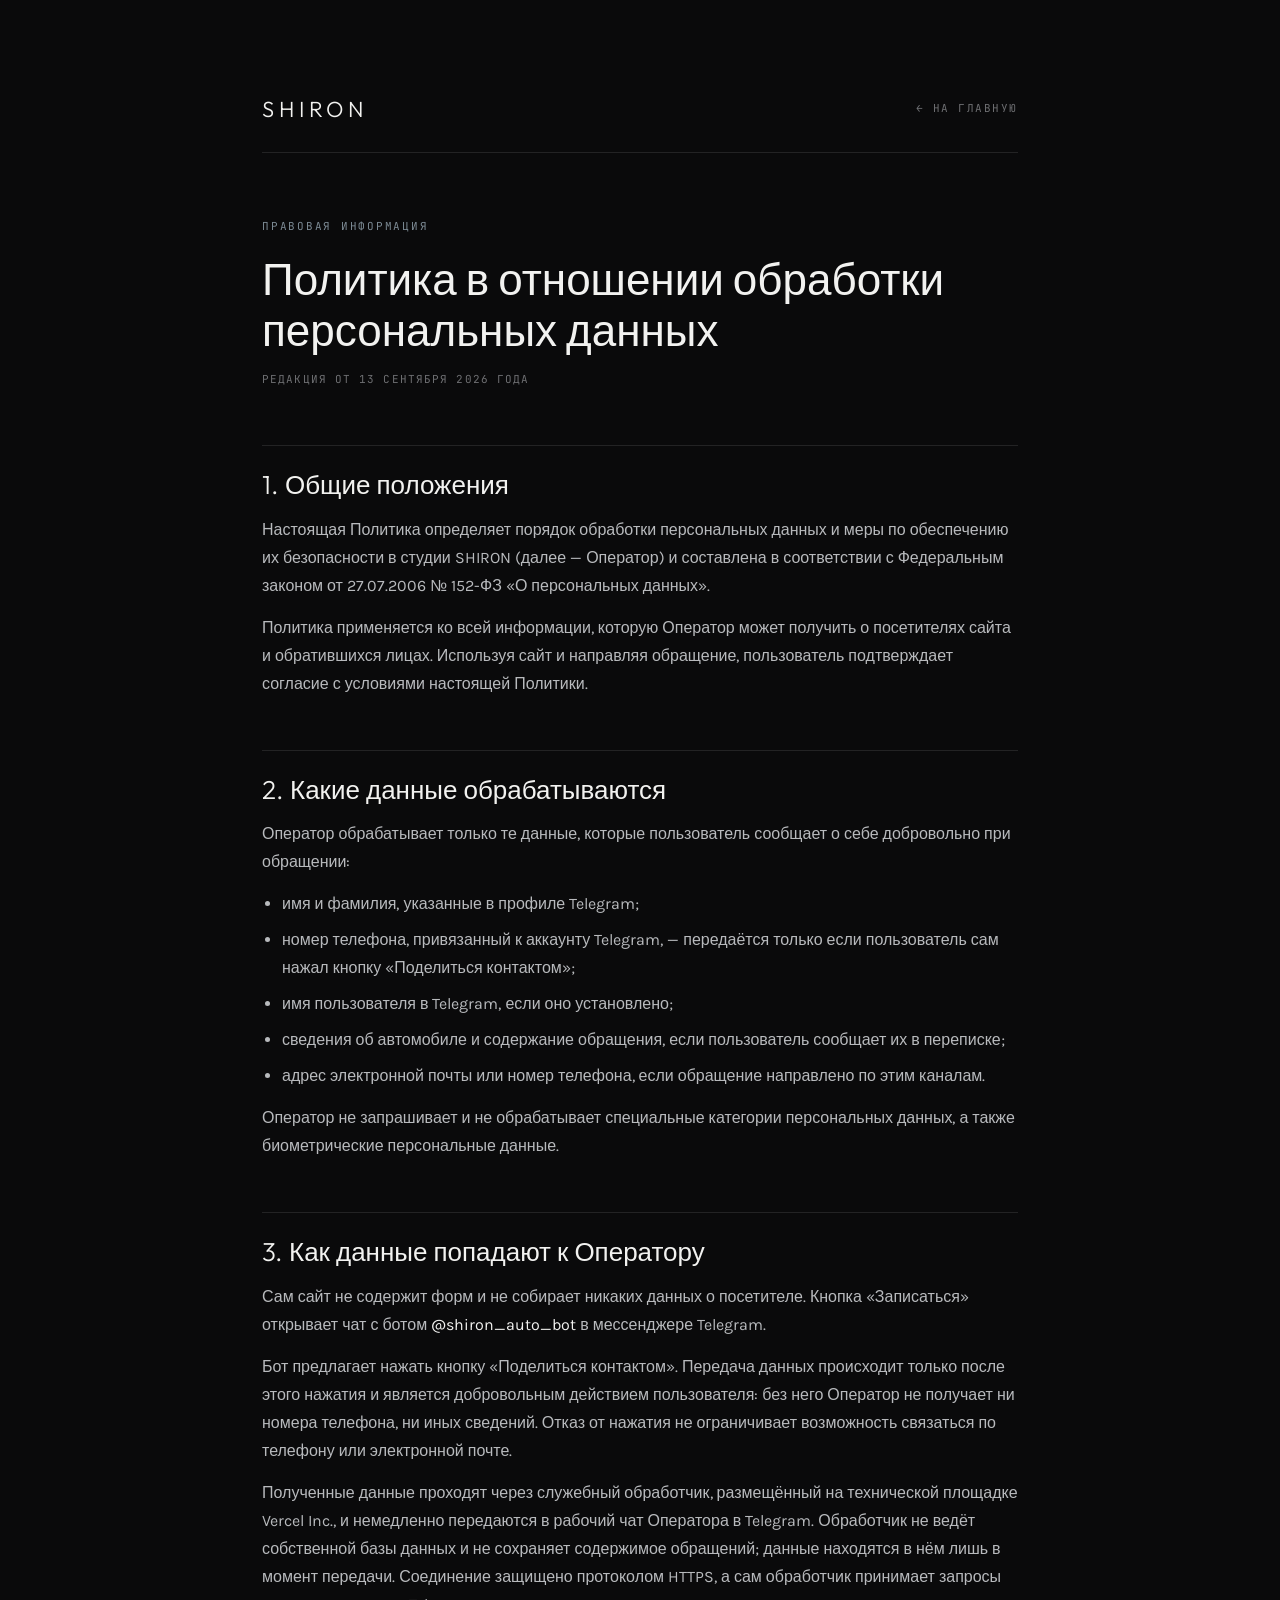
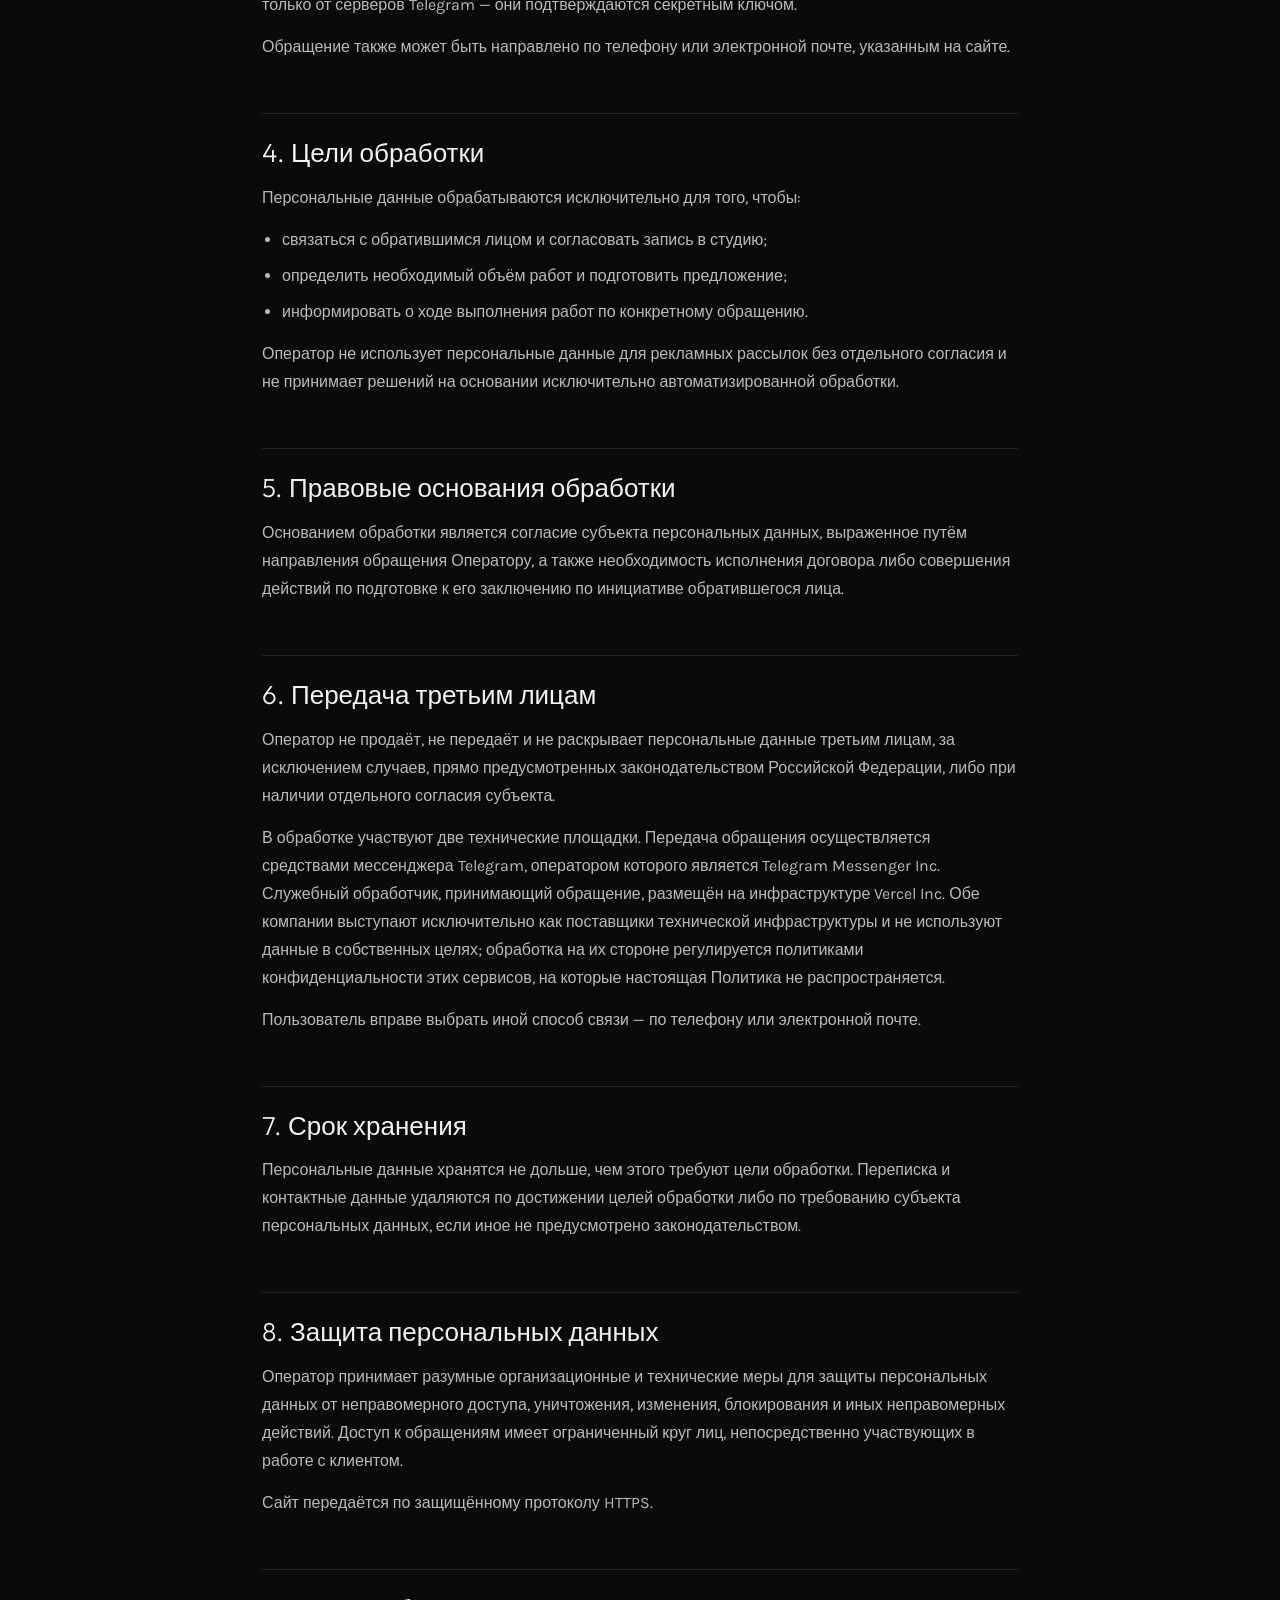
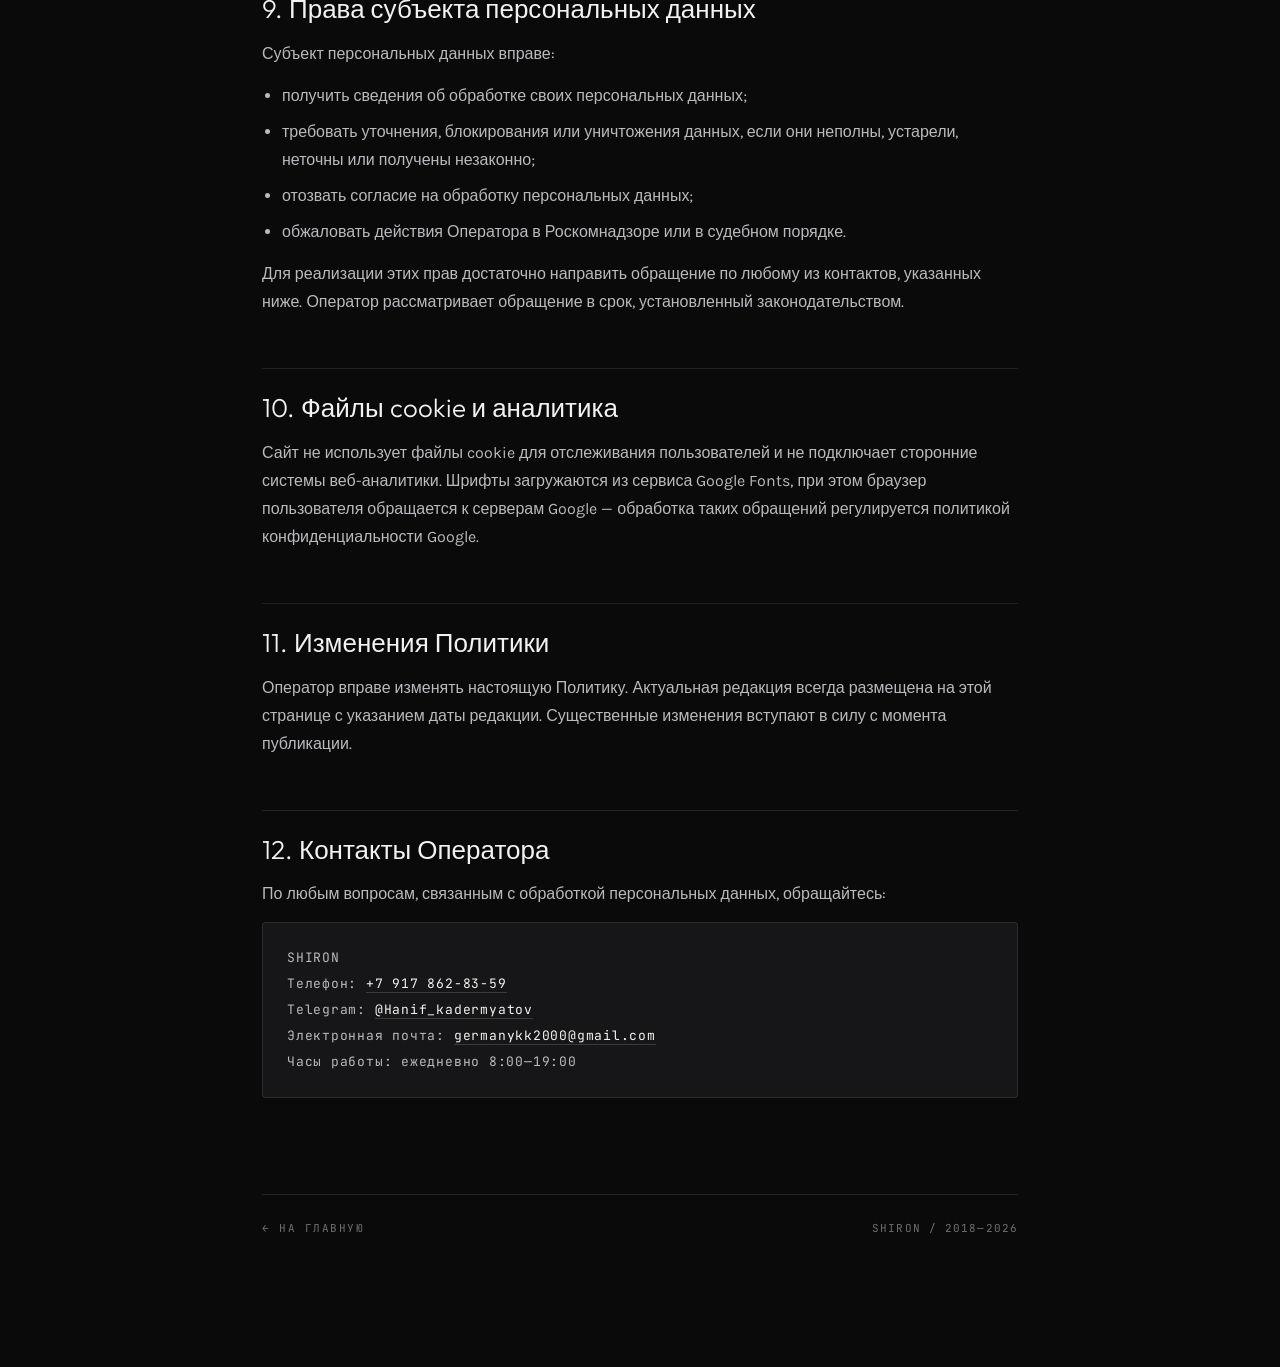
<file: privacy.html>
<!DOCTYPE html>
<html lang="ru">
<head>
<meta charset="utf-8">
<meta name="viewport" content="width=device-width, initial-scale=1">
<title>Политика обработки персональных данных — SHIRON</title>
<meta name="description" content="Политика SHIRON в отношении обработки персональных данных в соответствии с Федеральным законом № 152-ФЗ «О персональных данных».">
<meta name="robots" content="index, follow">
<link rel="canonical" href="https://shiron-nine.vercel.app/privacy">
<link rel="icon" href='data:image/svg+xml,<svg xmlns="http://www.w3.org/2000/svg" viewBox="0 0 64 64"><rect width="64" height="64" rx="10" fill="%230A0A0B"/><text x="32" y="44" font-family="Helvetica,Arial,sans-serif" font-size="38" font-weight="300" fill="%23F2F2F0" text-anchor="middle" letter-spacing="2">S</text></svg>'>
<link rel="preconnect" href="https://fonts.googleapis.com">
<link rel="preconnect" href="https://fonts.gstatic.com" crossorigin>
<link href="https://fonts.googleapis.com/css2?family=Outfit:wght@200;300;400&family=Karla:wght@300;400&family=JetBrains+Mono:wght@400&display=swap" rel="stylesheet">
<style>
:root{
  --onyx-black:#0a0a0b;
  --graphite:#161618;
  --steel-grey:#3a3b3e;
  --slate-grey:#6e6f72;
  --cold-silver:#b8babd;
  --off-white:#f2f2f0;
  --signal:#7c8a94;
  --border-hairline:rgba(184,186,189,.14);
}
*{box-sizing:border-box;}
body{margin:0;background:var(--onyx-black);color:var(--cold-silver);
  font-family:Karla,sans-serif;font-size:16px;line-height:1.75;overflow-wrap:break-word;}
.wrap{max-width:820px;margin:0 auto;padding:clamp(40px,7vw,96px) clamp(20px,4vw,32px) clamp(64px,10vw,140px);}
.top{display:flex;justify-content:space-between;align-items:center;gap:20px;flex-wrap:wrap;
  padding-bottom:24px;border-bottom:1px solid var(--border-hairline);margin-bottom:clamp(36px,6vw,64px);}
.logo{font-family:Outfit,sans-serif;font-weight:300;font-size:22px;letter-spacing:.22em;
  text-transform:uppercase;color:var(--off-white);text-decoration:none;}
.back{font-family:'JetBrains Mono',monospace;font-size:11px;letter-spacing:.14em;
  text-transform:uppercase;color:var(--slate-grey);text-decoration:none;}
.back:hover{color:var(--off-white);}
.eyebrow{font-family:'JetBrains Mono',monospace;font-size:11px;letter-spacing:.16em;
  text-transform:uppercase;color:var(--signal);margin-bottom:18px;}
h1{margin:0 0 14px;font-family:Outfit,sans-serif;font-weight:300;
  font-size:clamp(28px,4vw,44px);line-height:1.15;color:var(--off-white);}
.updated{font-family:'JetBrains Mono',monospace;font-size:11px;letter-spacing:.1em;
  text-transform:uppercase;color:var(--slate-grey);margin-bottom:clamp(32px,5vw,56px);}
h2{margin:clamp(34px,5vw,52px) 0 14px;font-family:Outfit,sans-serif;font-weight:300;
  font-size:clamp(20px,2.4vw,26px);line-height:1.3;color:var(--off-white);
  padding-top:22px;border-top:1px solid var(--border-hairline);}
p{margin:0 0 14px;}
ul{margin:0 0 14px;padding-left:20px;}
li{margin-bottom:8px;}
a{color:var(--off-white);}
a:hover{color:#fff;}
strong{color:var(--off-white);font-weight:400;}
.contacts{margin-top:12px;padding:22px 24px;background:var(--graphite);
  border:1px solid var(--border-hairline);border-radius:4px;
  font-family:'JetBrains Mono',monospace;font-size:13px;letter-spacing:.06em;line-height:2;}
.contacts a{text-decoration:none;border-bottom:1px solid var(--steel-grey);}
.foot{margin-top:clamp(48px,8vw,96px);padding-top:24px;
  border-top:1px solid var(--border-hairline);display:flex;justify-content:space-between;
  gap:16px;flex-wrap:wrap;font-family:'JetBrains Mono',monospace;font-size:11px;
  letter-spacing:.1em;text-transform:uppercase;color:var(--slate-grey);}
</style>
</head>
<body>
<div class="wrap">

  <div class="top">
    <a class="logo" href="/">Shiron</a>
    <a class="back" href="/">← На главную</a>
  </div>

  <div class="eyebrow">Правовая информация</div>
  <h1>Политика в отношении обработки персональных данных</h1>
  <div class="updated">Редакция от 13 сентября 2026 года</div>

  <h2>1. Общие положения</h2>
  <p>Настоящая Политика определяет порядок обработки персональных данных и меры по обеспечению их безопасности в студии SHIRON (далее — Оператор) и составлена в соответствии с Федеральным законом от 27.07.2006 № 152-ФЗ «О персональных данных».</p>
  <p>Политика применяется ко всей информации, которую Оператор может получить о посетителях сайта и обратившихся лицах. Используя сайт и направляя обращение, пользователь подтверждает согласие с условиями настоящей Политики.</p>

  <h2>2. Какие данные обрабатываются</h2>
  <p>Оператор обрабатывает только те данные, которые пользователь сообщает о себе добровольно при обращении:</p>
  <ul>
    <li>имя и фамилия, указанные в профиле Telegram;</li>
    <li>номер телефона, привязанный к аккаунту Telegram, — передаётся только если пользователь сам нажал кнопку «Поделиться контактом»;</li>
    <li>имя пользователя в Telegram, если оно установлено;</li>
    <li>сведения об автомобиле и содержание обращения, если пользователь сообщает их в переписке;</li>
    <li>адрес электронной почты или номер телефона, если обращение направлено по этим каналам.</li>
  </ul>
  <p>Оператор не запрашивает и не обрабатывает специальные категории персональных данных, а также биометрические персональные данные.</p>

  <h2>3. Как данные попадают к Оператору</h2>
  <p>Сам сайт не содержит форм и не собирает никаких данных о посетителе. Кнопка «Записаться» открывает чат с ботом <strong>@shiron_auto_bot</strong> в мессенджере Telegram.</p>
  <p>Бот предлагает нажать кнопку «Поделиться контактом». Передача данных происходит только после этого нажатия и является добровольным действием пользователя: без него Оператор не получает ни номера телефона, ни иных сведений. Отказ от нажатия не ограничивает возможность связаться по телефону или электронной почте.</p>
  <p>Полученные данные проходят через служебный обработчик, размещённый на технической площадке Vercel Inc., и немедленно передаются в рабочий чат Оператора в Telegram. Обработчик не ведёт собственной базы данных и не сохраняет содержимое обращений; данные находятся в нём лишь в момент передачи. Соединение защищено протоколом HTTPS, а сам обработчик принимает запросы только от серверов Telegram — они подтверждаются секретным ключом.</p>
  <p>Обращение также может быть направлено по телефону или электронной почте, указанным на сайте.</p>

  <h2>4. Цели обработки</h2>
  <p>Персональные данные обрабатываются исключительно для того, чтобы:</p>
  <ul>
    <li>связаться с обратившимся лицом и согласовать запись в студию;</li>
    <li>определить необходимый объём работ и подготовить предложение;</li>
    <li>информировать о ходе выполнения работ по конкретному обращению.</li>
  </ul>
  <p>Оператор не использует персональные данные для рекламных рассылок без отдельного согласия и не принимает решений на основании исключительно автоматизированной обработки.</p>

  <h2>5. Правовые основания обработки</h2>
  <p>Основанием обработки является согласие субъекта персональных данных, выраженное путём направления обращения Оператору, а также необходимость исполнения договора либо совершения действий по подготовке к его заключению по инициативе обратившегося лица.</p>

  <h2>6. Передача третьим лицам</h2>
  <p>Оператор не продаёт, не передаёт и не раскрывает персональные данные третьим лицам, за исключением случаев, прямо предусмотренных законодательством Российской Федерации, либо при наличии отдельного согласия субъекта.</p>
  <p>В обработке участвуют две технические площадки. Передача обращения осуществляется средствами мессенджера Telegram, оператором которого является Telegram Messenger Inc. Служебный обработчик, принимающий обращение, размещён на инфраструктуре Vercel Inc. Обе компании выступают исключительно как поставщики технической инфраструктуры и не используют данные в собственных целях; обработка на их стороне регулируется политиками конфиденциальности этих сервисов, на которые настоящая Политика не распространяется.</p>
  <p>Пользователь вправе выбрать иной способ связи — по телефону или электронной почте.</p>

  <h2>7. Срок хранения</h2>
  <p>Персональные данные хранятся не дольше, чем этого требуют цели обработки. Переписка и контактные данные удаляются по достижении целей обработки либо по требованию субъекта персональных данных, если иное не предусмотрено законодательством.</p>

  <h2>8. Защита персональных данных</h2>
  <p>Оператор принимает разумные организационные и технические меры для защиты персональных данных от неправомерного доступа, уничтожения, изменения, блокирования и иных неправомерных действий. Доступ к обращениям имеет ограниченный круг лиц, непосредственно участвующих в работе с клиентом.</p>
  <p>Сайт передаётся по защищённому протоколу HTTPS.</p>

  <h2>9. Права субъекта персональных данных</h2>
  <p>Субъект персональных данных вправе:</p>
  <ul>
    <li>получить сведения об обработке своих персональных данных;</li>
    <li>требовать уточнения, блокирования или уничтожения данных, если они неполны, устарели, неточны или получены незаконно;</li>
    <li>отозвать согласие на обработку персональных данных;</li>
    <li>обжаловать действия Оператора в Роскомнадзоре или в судебном порядке.</li>
  </ul>
  <p>Для реализации этих прав достаточно направить обращение по любому из контактов, указанных ниже. Оператор рассматривает обращение в срок, установленный законодательством.</p>

  <h2>10. Файлы cookie и аналитика</h2>
  <p>Сайт не использует файлы cookie для отслеживания пользователей и не подключает сторонние системы веб-аналитики. Шрифты загружаются из сервиса Google Fonts, при этом браузер пользователя обращается к серверам Google — обработка таких обращений регулируется политикой конфиденциальности Google.</p>

  <h2>11. Изменения Политики</h2>
  <p>Оператор вправе изменять настоящую Политику. Актуальная редакция всегда размещена на этой странице с указанием даты редакции. Существенные изменения вступают в силу с момента публикации.</p>

  <h2>12. Контакты Оператора</h2>
  <p>По любым вопросам, связанным с обработкой персональных данных, обращайтесь:</p>
  <div class="contacts">
    SHIRON<br>
    Телефон: <a href="tel:+79178628359">+7 917 862-83-59</a><br>
    Telegram: <a href="https://t.me/Hanif_kadermyatov" target="_blank" rel="noopener">@Hanif_kadermyatov</a><br>
    Электронная почта: <a href="mailto:germanykk2000@gmail.com">germanykk2000@gmail.com</a><br>
    Часы работы: ежедневно 8:00—19:00
  </div>

  <div class="foot">
    <a class="back" href="/">← На главную</a>
    <span>SHIRON / 2018—2026</span>
  </div>

</div>
</body>
</html>
</file>
